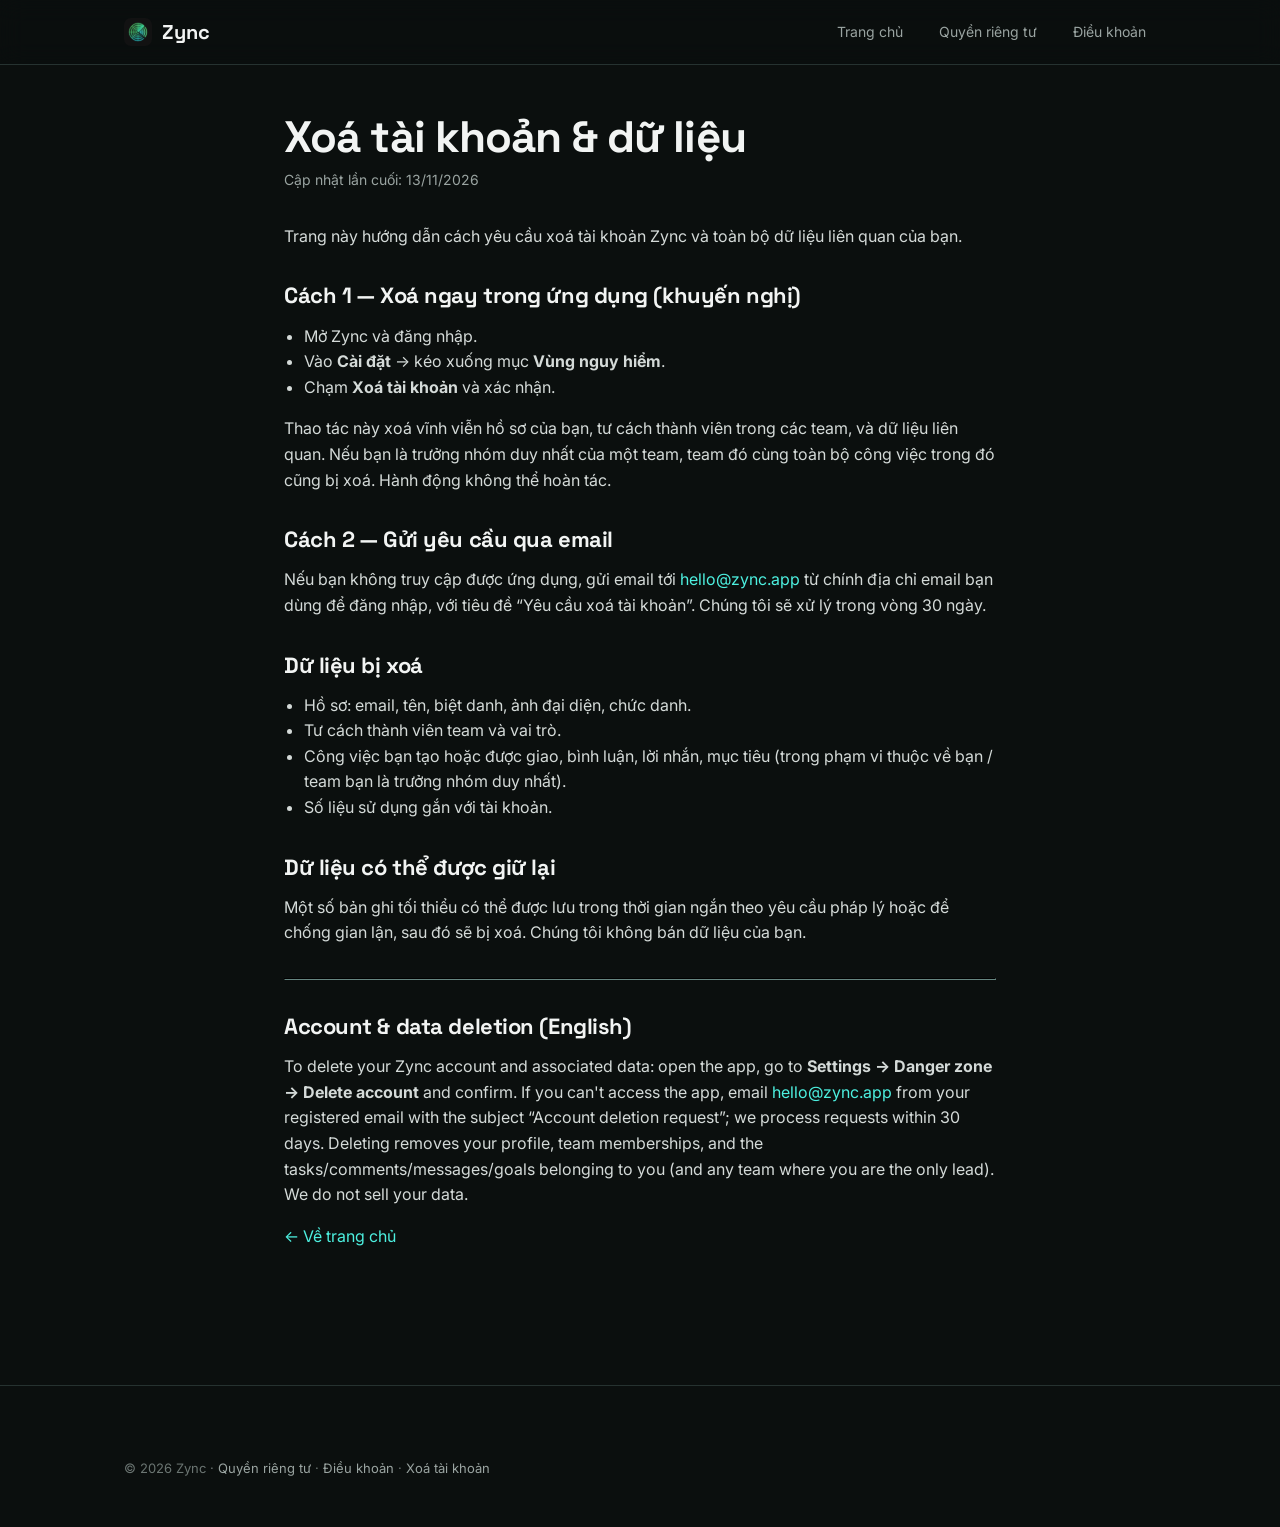
<file: account-deletion.html>
<!doctype html>
<html lang="vi">
<head>
<meta charset="utf-8">
<meta name="viewport" content="width=device-width, initial-scale=1">
<title>Xoá tài khoản — Zync</title>
<link rel="icon" href="assets/icon.png">
<link rel="preconnect" href="https://fonts.googleapis.com">
<link href="https://fonts.googleapis.com/css2?family=Inter:wght@400;500;600&family=Space+Grotesk:wght@600;700&display=swap" rel="stylesheet">
<link rel="stylesheet" href="styles.css">
</head>
<body>
<header class="nav"><div class="wrap">
<a class="brand" href="index.html"><img src="assets/icon.png" alt="Zync"> Zync</a>
<div class="spacer"></div>
<a class="link" href="index.html">Trang chủ</a>
<a class="link" href="privacy.html">Quyền riêng tư</a>
<a class="link" href="terms.html">Điều khoản</a>
</div></header>
<main class="doc">
<h1>Xoá tài khoản &amp; dữ liệu</h1>
<div class="updated">Cập nhật lần cuối: 13/11/2026</div>

<p>Trang này hướng dẫn cách yêu cầu xoá tài khoản Zync và toàn bộ dữ liệu liên quan của bạn.</p>

<h2>Cách 1 — Xoá ngay trong ứng dụng (khuyến nghị)</h2>
<ul>
<li>Mở Zync và đăng nhập.</li>
<li>Vào <b>Cài đặt</b> → kéo xuống mục <b>Vùng nguy hiểm</b>.</li>
<li>Chạm <b>Xoá tài khoản</b> và xác nhận.</li>
</ul>
<p>Thao tác này xoá vĩnh viễn hồ sơ của bạn, tư cách thành viên trong các team, và dữ liệu liên quan. Nếu bạn là trưởng nhóm duy nhất của một team, team đó cùng toàn bộ công việc trong đó cũng bị xoá. Hành động không thể hoàn tác.</p>

<h2>Cách 2 — Gửi yêu cầu qua email</h2>
<p>Nếu bạn không truy cập được ứng dụng, gửi email tới
<a href="mailto:hello@zync.app?subject=Y%C3%AAu%20c%E1%BA%A7u%20xo%C3%A1%20t%C3%A0i%20kho%E1%BA%A3n%20Zync">hello@zync.app</a>
từ chính địa chỉ email bạn dùng để đăng nhập, với tiêu đề “Yêu cầu xoá tài khoản”. Chúng tôi sẽ xử lý trong vòng 30 ngày.</p>

<h2>Dữ liệu bị xoá</h2>
<ul>
<li>Hồ sơ: email, tên, biệt danh, ảnh đại diện, chức danh.</li>
<li>Tư cách thành viên team và vai trò.</li>
<li>Công việc bạn tạo hoặc được giao, bình luận, lời nhắn, mục tiêu (trong phạm vi thuộc về bạn / team bạn là trưởng nhóm duy nhất).</li>
<li>Số liệu sử dụng gắn với tài khoản.</li>
</ul>

<h2>Dữ liệu có thể được giữ lại</h2>
<p>Một số bản ghi tối thiểu có thể được lưu trong thời gian ngắn theo yêu cầu pháp lý hoặc để chống gian lận, sau đó sẽ bị xoá. Chúng tôi không bán dữ liệu của bạn.</p>

<hr style="border-color:var(--line);margin:32px 0">

<h2>Account &amp; data deletion (English)</h2>
<p>To delete your Zync account and associated data: open the app, go to <b>Settings → Danger zone → Delete account</b> and confirm. If you can't access the app, email
<a href="mailto:hello@zync.app">hello@zync.app</a> from your registered email with the subject “Account deletion request”; we process requests within 30 days. Deleting removes your profile, team memberships, and the tasks/comments/messages/goals belonging to you (and any team where you are the only lead). We do not sell your data.</p>

<p><a href="index.html">← Về trang chủ</a></p>
</main>
<footer><div class="wrap"><div class="legal">© <span id="yr"></span> Zync · <a href="privacy.html">Quyền riêng tư</a> · <a href="terms.html">Điều khoản</a> · <a href="account-deletion.html">Xoá tài khoản</a></div></div></footer>
<script>document.getElementById('yr').textContent=new Date().getFullYear();</script>
</body></html>
</file>
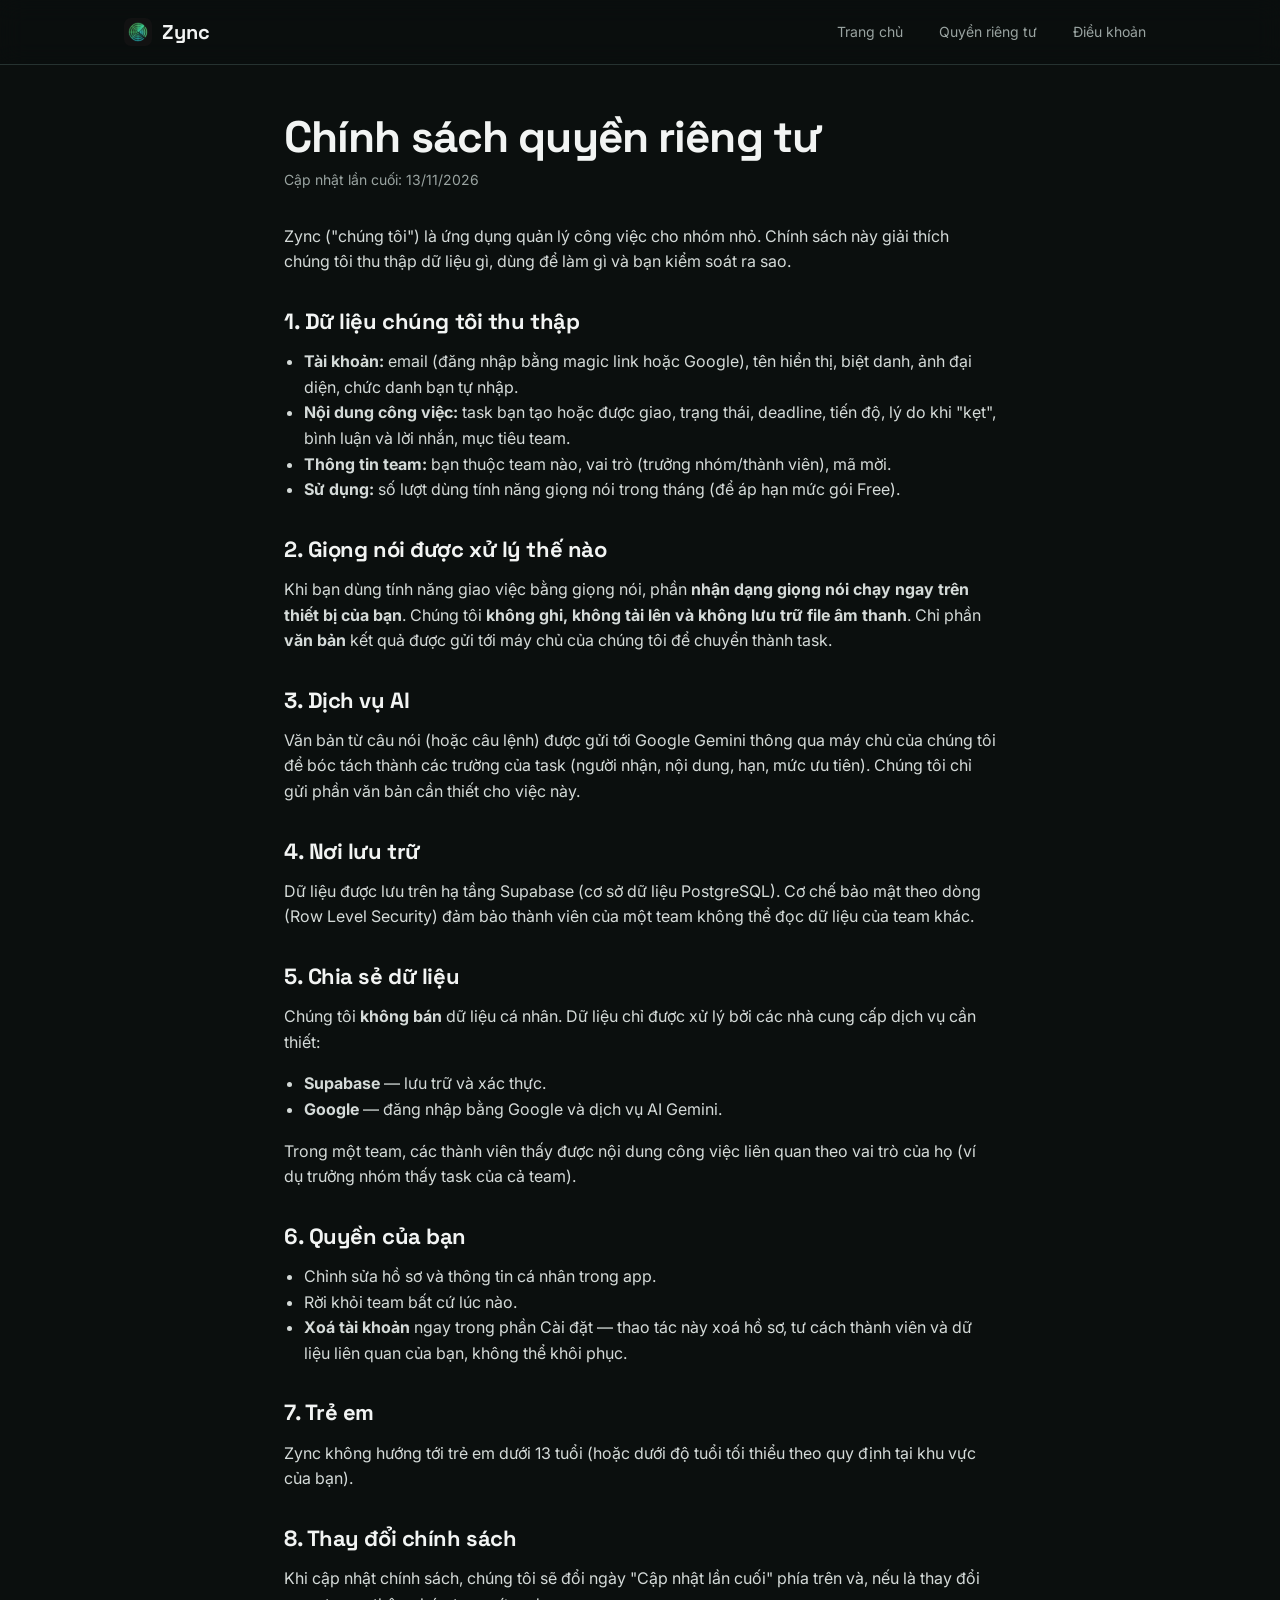
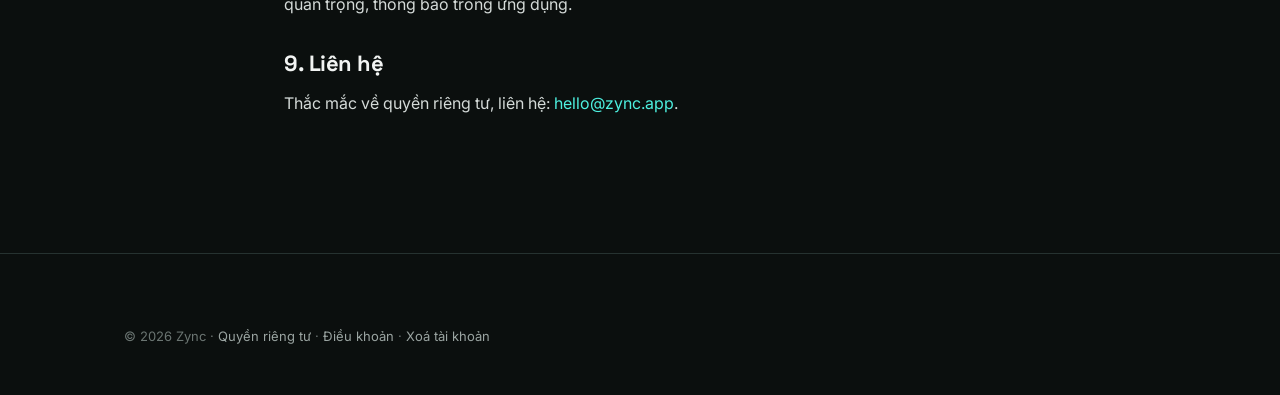
<file: privacy.html>
<!doctype html>
<html lang="vi">
<head>
<meta charset="utf-8">
<meta name="viewport" content="width=device-width, initial-scale=1">
<title>Chính sách quyền riêng tư — Zync</title>
<link rel="icon" href="assets/icon.png">
<link rel="preconnect" href="https://fonts.googleapis.com">
<link href="https://fonts.googleapis.com/css2?family=Inter:wght@400;500;600&family=Space+Grotesk:wght@600;700&display=swap" rel="stylesheet">
<link rel="stylesheet" href="styles.css">
</head>
<body>
<header class="nav"><div class="wrap">
<a class="brand" href="index.html"><img src="assets/icon.png" alt="Zync"> Zync</a>
<div class="spacer"></div>
<a class="link" href="index.html">Trang chủ</a>
<a class="link" href="privacy.html">Quyền riêng tư</a>
<a class="link" href="terms.html">Điều khoản</a>
</div></header>
<main class="doc">
<h1>Chính sách quyền riêng tư</h1>
<div class="updated">Cập nhật lần cuối: 13/11/2026</div>

<p>Zync ("chúng tôi") là ứng dụng quản lý công việc cho nhóm nhỏ. Chính sách này giải thích chúng tôi thu thập dữ liệu gì, dùng để làm gì và bạn kiểm soát ra sao.</p>

<h2>1. Dữ liệu chúng tôi thu thập</h2>
<ul>
<li><b>Tài khoản:</b> email (đăng nhập bằng magic link hoặc Google), tên hiển thị, biệt danh, ảnh đại diện, chức danh bạn tự nhập.</li>
<li><b>Nội dung công việc:</b> task bạn tạo hoặc được giao, trạng thái, deadline, tiến độ, lý do khi "kẹt", bình luận và lời nhắn, mục tiêu team.</li>
<li><b>Thông tin team:</b> bạn thuộc team nào, vai trò (trưởng nhóm/thành viên), mã mời.</li>
<li><b>Sử dụng:</b> số lượt dùng tính năng giọng nói trong tháng (để áp hạn mức gói Free).</li>
</ul>

<h2>2. Giọng nói được xử lý thế nào</h2>
<p>Khi bạn dùng tính năng giao việc bằng giọng nói, phần <b>nhận dạng giọng nói chạy ngay trên thiết bị của bạn</b>. Chúng tôi <b>không ghi, không tải lên và không lưu trữ file âm thanh</b>. Chỉ phần <b>văn bản</b> kết quả được gửi tới máy chủ của chúng tôi để chuyển thành task.</p>

<h2>3. Dịch vụ AI</h2>
<p>Văn bản từ câu nói (hoặc câu lệnh) được gửi tới Google Gemini thông qua máy chủ của chúng tôi để bóc tách thành các trường của task (người nhận, nội dung, hạn, mức ưu tiên). Chúng tôi chỉ gửi phần văn bản cần thiết cho việc này.</p>

<h2>4. Nơi lưu trữ</h2>
<p>Dữ liệu được lưu trên hạ tầng Supabase (cơ sở dữ liệu PostgreSQL). Cơ chế bảo mật theo dòng (Row Level Security) đảm bảo thành viên của một team không thể đọc dữ liệu của team khác.</p>

<h2>5. Chia sẻ dữ liệu</h2>
<p>Chúng tôi <b>không bán</b> dữ liệu cá nhân. Dữ liệu chỉ được xử lý bởi các nhà cung cấp dịch vụ cần thiết:</p>
<ul>
<li><b>Supabase</b> — lưu trữ và xác thực.</li>
<li><b>Google</b> — đăng nhập bằng Google và dịch vụ AI Gemini.</li>
</ul>
<p>Trong một team, các thành viên thấy được nội dung công việc liên quan theo vai trò của họ (ví dụ trưởng nhóm thấy task của cả team).</p>

<h2>6. Quyền của bạn</h2>
<ul>
<li>Chỉnh sửa hồ sơ và thông tin cá nhân trong app.</li>
<li>Rời khỏi team bất cứ lúc nào.</li>
<li><b>Xoá tài khoản</b> ngay trong phần Cài đặt — thao tác này xoá hồ sơ, tư cách thành viên và dữ liệu liên quan của bạn, không thể khôi phục.</li>
</ul>

<h2>7. Trẻ em</h2>
<p>Zync không hướng tới trẻ em dưới 13 tuổi (hoặc dưới độ tuổi tối thiểu theo quy định tại khu vực của bạn).</p>

<h2>8. Thay đổi chính sách</h2>
<p>Khi cập nhật chính sách, chúng tôi sẽ đổi ngày "Cập nhật lần cuối" phía trên và, nếu là thay đổi quan trọng, thông báo trong ứng dụng.</p>

<h2>9. Liên hệ</h2>
<p>Thắc mắc về quyền riêng tư, liên hệ: <a href="mailto:hello@zync.app">hello@zync.app</a>.</p>
</main>
<footer><div class="wrap"><div class="legal">© <span id="yr"></span> Zync · <a href="privacy.html">Quyền riêng tư</a> · <a href="terms.html">Điều khoản</a> · <a href="account-deletion.html">Xoá tài khoản</a></div></div></footer>
<script>document.getElementById('yr').textContent=new Date().getFullYear();</script>
</body></html>
</file>
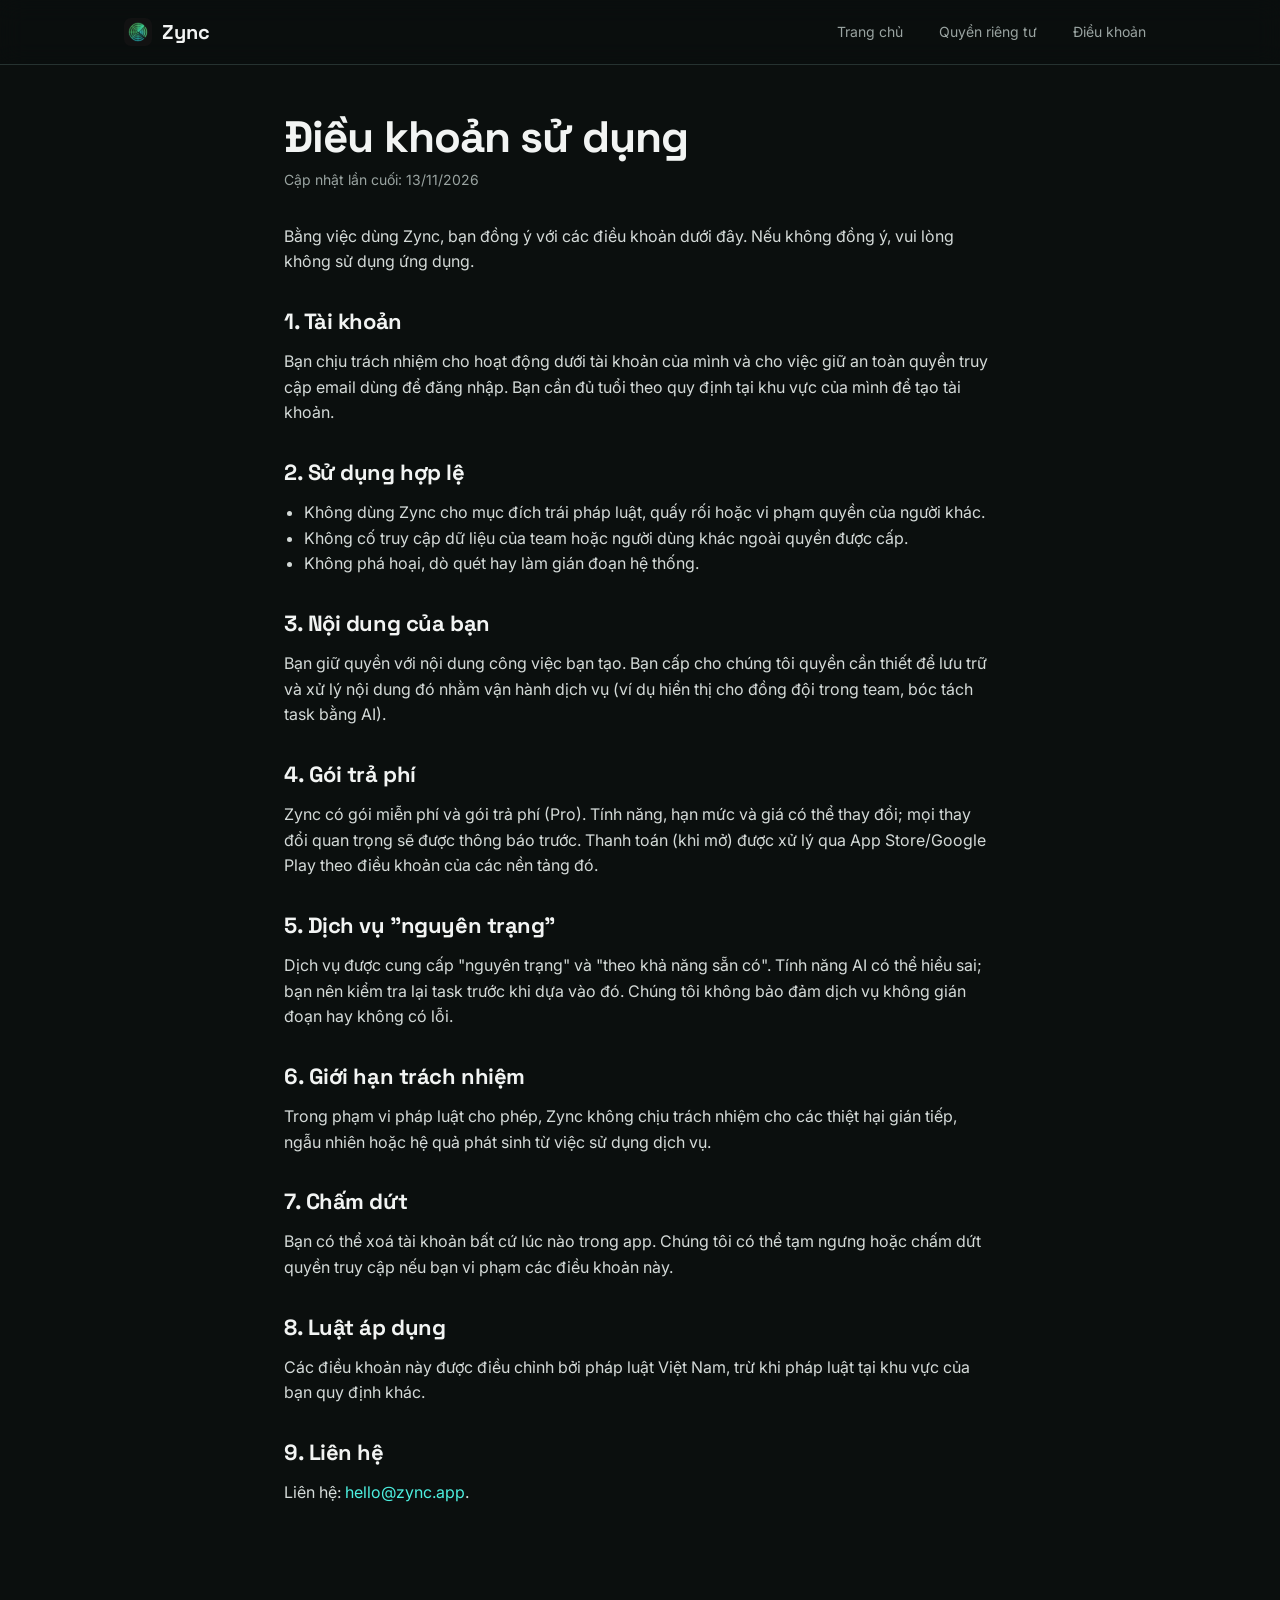
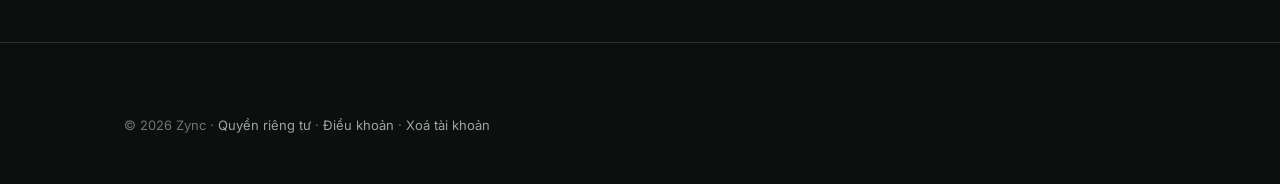
<file: terms.html>
<!doctype html>
<html lang="vi">
<head>
<meta charset="utf-8">
<meta name="viewport" content="width=device-width, initial-scale=1">
<title>Điều khoản sử dụng — Zync</title>
<link rel="icon" href="assets/icon.png">
<link rel="preconnect" href="https://fonts.googleapis.com">
<link href="https://fonts.googleapis.com/css2?family=Inter:wght@400;500;600&family=Space+Grotesk:wght@600;700&display=swap" rel="stylesheet">
<link rel="stylesheet" href="styles.css">
</head>
<body>
<header class="nav"><div class="wrap">
<a class="brand" href="index.html"><img src="assets/icon.png" alt="Zync"> Zync</a>
<div class="spacer"></div>
<a class="link" href="index.html">Trang chủ</a>
<a class="link" href="privacy.html">Quyền riêng tư</a>
<a class="link" href="terms.html">Điều khoản</a>
</div></header>
<main class="doc">
<h1>Điều khoản sử dụng</h1>
<div class="updated">Cập nhật lần cuối: 13/11/2026</div>

<p>Bằng việc dùng Zync, bạn đồng ý với các điều khoản dưới đây. Nếu không đồng ý, vui lòng không sử dụng ứng dụng.</p>

<h2>1. Tài khoản</h2>
<p>Bạn chịu trách nhiệm cho hoạt động dưới tài khoản của mình và cho việc giữ an toàn quyền truy cập email dùng để đăng nhập. Bạn cần đủ tuổi theo quy định tại khu vực của mình để tạo tài khoản.</p>

<h2>2. Sử dụng hợp lệ</h2>
<ul>
<li>Không dùng Zync cho mục đích trái pháp luật, quấy rối hoặc vi phạm quyền của người khác.</li>
<li>Không cố truy cập dữ liệu của team hoặc người dùng khác ngoài quyền được cấp.</li>
<li>Không phá hoại, dò quét hay làm gián đoạn hệ thống.</li>
</ul>

<h2>3. Nội dung của bạn</h2>
<p>Bạn giữ quyền với nội dung công việc bạn tạo. Bạn cấp cho chúng tôi quyền cần thiết để lưu trữ và xử lý nội dung đó nhằm vận hành dịch vụ (ví dụ hiển thị cho đồng đội trong team, bóc tách task bằng AI).</p>

<h2>4. Gói trả phí</h2>
<p>Zync có gói miễn phí và gói trả phí (Pro). Tính năng, hạn mức và giá có thể thay đổi; mọi thay đổi quan trọng sẽ được thông báo trước. Thanh toán (khi mở) được xử lý qua App Store/Google Play theo điều khoản của các nền tảng đó.</p>

<h2>5. Dịch vụ "nguyên trạng"</h2>
<p>Dịch vụ được cung cấp "nguyên trạng" và "theo khả năng sẵn có". Tính năng AI có thể hiểu sai; bạn nên kiểm tra lại task trước khi dựa vào đó. Chúng tôi không bảo đảm dịch vụ không gián đoạn hay không có lỗi.</p>

<h2>6. Giới hạn trách nhiệm</h2>
<p>Trong phạm vi pháp luật cho phép, Zync không chịu trách nhiệm cho các thiệt hại gián tiếp, ngẫu nhiên hoặc hệ quả phát sinh từ việc sử dụng dịch vụ.</p>

<h2>7. Chấm dứt</h2>
<p>Bạn có thể xoá tài khoản bất cứ lúc nào trong app. Chúng tôi có thể tạm ngưng hoặc chấm dứt quyền truy cập nếu bạn vi phạm các điều khoản này.</p>

<h2>8. Luật áp dụng</h2>
<p>Các điều khoản này được điều chỉnh bởi pháp luật Việt Nam, trừ khi pháp luật tại khu vực của bạn quy định khác.</p>

<h2>9. Liên hệ</h2>
<p>Liên hệ: <a href="mailto:hello@zync.app">hello@zync.app</a>.</p>
</main>
<footer><div class="wrap"><div class="legal">© <span id="yr"></span> Zync · <a href="privacy.html">Quyền riêng tư</a> · <a href="terms.html">Điều khoản</a> · <a href="account-deletion.html">Xoá tài khoản</a></div></div></footer>
<script>document.getElementById('yr').textContent=new Date().getFullYear();</script>
</body></html>
</file>
<file: styles.css>
:root{
  --bg:#0b0f0e; --surface:#141817; --surface-2:#1d2322; --line:#263230;
  --text:#f2f4f3; --muted:#9aa4a1; --cyan:#4df0e0; --green:#7cff6b;
  --danger:#ff453a; --maxw:1080px;
  --grad:linear-gradient(120deg,var(--cyan),var(--green));
}
*{box-sizing:border-box}
html{scroll-behavior:smooth}
body{
  margin:0;background:var(--bg);color:var(--text);
  font-family:"Inter",system-ui,-apple-system,sans-serif;line-height:1.6;
  -webkit-font-smoothing:antialiased;overflow-x:hidden;
}
h1,h2,h3,.display{font-family:"Space Grotesk","Inter",sans-serif;letter-spacing:-.02em;line-height:1.1;margin:0}
a{color:inherit;text-decoration:none}
.wrap{max-width:var(--maxw);margin:0 auto;padding:0 24px}
.grad-text{background:var(--grad);-webkit-background-clip:text;background-clip:text;color:transparent}

/* Nav */
.nav{position:sticky;top:0;z-index:50;backdrop-filter:blur(12px);
  background:rgba(11,15,14,.72);border-bottom:1px solid var(--line)}
.nav .wrap{display:flex;align-items:center;gap:16px;height:64px}
.brand{display:flex;align-items:center;gap:10px;font-family:"Space Grotesk";font-weight:700;font-size:20px}
.brand img{width:28px;height:28px;border-radius:7px}
.nav .spacer{flex:1}
.nav a.link{color:var(--muted);font-size:14px;padding:8px 10px;border-radius:8px}
.nav a.link:hover{color:var(--text)}
.btn{display:inline-flex;align-items:center;gap:8px;border-radius:12px;padding:11px 18px;
  font-weight:600;font-size:15px;border:1px solid var(--line);color:var(--text);transition:.2s}
.btn:hover{border-color:var(--cyan)}
.btn.primary{background:var(--grad);color:#07130f;border:none}
.btn.primary:hover{filter:brightness(1.05);transform:translateY(-1px)}

/* Hero */
.hero{position:relative;padding:72px 0 40px;overflow:hidden}
#radar-stage{position:absolute;inset:0;z-index:0}
.hero .wrap{position:relative;z-index:2}
.hero-grid{display:grid;grid-template-columns:1.1fr .9fr;gap:40px;align-items:center}
.eyebrow{display:inline-block;font-size:13px;color:var(--cyan);border:1px solid var(--line);
  border-radius:999px;padding:6px 12px;margin-bottom:20px;background:rgba(77,240,224,.06)}
.hero h1{font-size:clamp(38px,6vw,68px);font-weight:700}
.hero p.lead{color:var(--muted);font-size:clamp(17px,2.2vw,21px);max-width:30ch;margin:20px 0 28px}
.hero .cta{display:flex;gap:14px;flex-wrap:wrap}
.hero .note{color:var(--muted);font-size:13px;margin-top:16px}
.hero-right{position:relative;min-height:420px}

/* generic section */
section{position:relative;z-index:1;padding:72px 0}
.kicker{color:var(--cyan);font-size:14px;font-weight:600;letter-spacing:.04em}
.sec-title{font-size:clamp(28px,4vw,42px);font-weight:700;margin:10px 0 14px}
.sec-sub{color:var(--muted);max-width:60ch}

/* steps */
.steps{display:grid;grid-template-columns:repeat(3,1fr);gap:20px;margin-top:40px}
.step{background:var(--surface);border:1px solid var(--line);border-radius:18px;padding:24px}
.step .n{font-family:"Space Grotesk";font-weight:700;font-size:15px;color:#07130f;
  width:34px;height:34px;border-radius:10px;display:grid;place-items:center;background:var(--grad);margin-bottom:14px}
.step h3{font-size:19px;margin-bottom:8px}
.step p{color:var(--muted);font-size:15px;margin:0}

/* features */
.feat{display:grid;grid-template-columns:repeat(3,1fr);gap:18px;margin-top:40px}
.card{background:var(--surface);border:1px solid var(--line);border-radius:18px;padding:22px;transition:.2s}
.card:hover{border-color:var(--line);transform:translateY(-3px);background:var(--surface-2)}
.card .ic{width:40px;height:40px;border-radius:11px;display:grid;place-items:center;margin-bottom:14px;
  background:rgba(124,255,107,.1);color:var(--green);font-size:20px}
.card h3{font-size:18px;margin-bottom:6px}
.card p{color:var(--muted);font-size:14.5px;margin:0}

/* screenshots 3D */
.shots-stage{perspective:1600px;margin-top:44px}
.shots{display:flex;gap:30px;overflow-x:auto;overflow-y:visible;padding:56px 24px 40px;
  scroll-snap-type:x mandatory;transform-style:preserve-3d;transition:transform .2s ease-out}
.shots figure{margin:0;flex:0 0 auto;width:236px;scroll-snap-align:center;transform-style:preserve-3d;
  animation:float 7s ease-in-out infinite}
.shots figure:nth-child(odd){animation-delay:-2.2s}
.shots figure:nth-child(3n){animation-delay:-4.1s}
.phone-wrap{transform-style:preserve-3d;transition:transform .5s cubic-bezier(.2,.7,.2,1)}
.shots figure:nth-child(odd) .phone-wrap{transform:rotateY(16deg) rotateX(4deg)}
.shots figure:nth-child(even) .phone-wrap{transform:rotateY(-16deg) rotateX(4deg)}
.shots figure:hover .phone-wrap{transform:rotateY(0) rotateX(0) translateZ(60px) scale(1.05)}
.phone{width:236px;border-radius:32px;border:7px solid #05080a;display:block;position:relative;
  box-shadow:0 30px 70px rgba(0,0,0,.6),0 0 0 1px var(--line),0 0 40px rgba(77,240,224,.12)}
.phone-wrap::after{content:"";position:absolute;left:8%;right:8%;bottom:-54px;height:60px;
  background:radial-gradient(ellipse at center,rgba(77,240,224,.28),transparent 70%);
  filter:blur(12px);transform:translateZ(-40px)}
.shots figcaption{color:var(--muted);font-size:13px;text-align:center;margin-top:34px}
@keyframes float{0%,100%{transform:translateY(0)}50%{transform:translateY(-16px)}}

/* privacy highlight */
.pill-row{display:flex;flex-wrap:wrap;gap:12px;margin-top:24px}
.pill{background:var(--surface);border:1px solid var(--line);border-radius:12px;padding:12px 16px;font-size:14px;color:var(--text)}
.pill b{color:var(--green)}

/* CTA band */
.band{background:linear-gradient(120deg,rgba(77,240,224,.08),rgba(124,255,107,.08));
  border:1px solid var(--line);border-radius:24px;padding:48px;text-align:center;margin:0 24px}
.band h2{font-size:clamp(26px,4vw,38px)}
.band p{color:var(--muted);margin:12px auto 24px;max-width:50ch}

/* beta signup form */
.beta-form{display:flex;gap:10px;max-width:440px;margin:0 auto;flex-wrap:wrap;justify-content:center}
.beta-form input{flex:1;min-width:220px;background:var(--surface);color:var(--text);
  border:1px solid var(--line);border-radius:12px;padding:12px 14px;font-size:15px;
  font-family:inherit;outline:none;transition:.2s}
.beta-form input:focus{border-color:var(--cyan);box-shadow:0 0 0 3px rgba(77,240,224,.12)}
.beta-form button{white-space:nowrap}
.beta-msg{min-height:1.4em;margin:14px auto 0;font-size:14px;max-width:50ch}
.beta-next{max-width:52ch;margin:18px auto 0;text-align:left;background:var(--surface);
  border:1px solid var(--line);border-radius:16px;padding:18px 22px}
.beta-next-title{color:var(--text)!important;font-weight:600;margin:0 0 6px!important}
.beta-next ol{margin:0;padding-left:20px;color:#d4dad8}
.beta-next li{margin:6px 0}
.beta-link{color:var(--cyan);text-decoration:underline;text-underline-offset:2px}
.beta-small{font-size:13px;color:var(--muted)!important;margin:12px 0 0!important}

/* footer */
footer{border-top:1px solid var(--line);padding:48px 0;margin-top:40px;color:var(--muted);font-size:14px}
footer .cols{display:flex;gap:40px;flex-wrap:wrap;align-items:flex-start}
footer .spacer{flex:1}
footer a{color:var(--muted)}footer a:hover{color:var(--text)}
footer .legal{margin-top:24px;font-size:13px;color:#6b7572}

/* doc pages */
.doc{max-width:760px;margin:0 auto;padding:48px 24px 80px}
.doc h1{font-size:clamp(30px,5vw,44px);margin-bottom:8px}
.doc .updated{color:var(--muted);font-size:14px;margin-bottom:32px}
.doc h2{font-size:22px;margin:34px 0 10px}
.doc p,.doc li{color:#d4dad8}
.doc a{color:var(--cyan)}
.doc ul{padding-left:20px}

@media(max-width:860px){
  .hero-grid{grid-template-columns:1fr}
  .hero-right{min-height:320px;order:-1}
  .steps,.feat{grid-template-columns:1fr}
  .nav a.link{display:none}
}
@media(prefers-reduced-motion:reduce){*{animation:none!important;transition:none!important}
  .shots .phone-wrap{transform:none!important}}

/* 3D reveal khi cuộn */
.reveal{opacity:0;transform:perspective(1000px) rotateX(12deg) translateY(40px);
  transition:opacity .7s cubic-bezier(.2,.7,.2,1),transform .7s cubic-bezier(.2,.7,.2,1)}
.reveal.in{opacity:1;transform:perspective(1000px) rotateX(0) translateY(0)}
.reveal.d1{transition-delay:.08s}.reveal.d2{transition-delay:.16s}.reveal.d3{transition-delay:.24s}
@media(prefers-reduced-motion:reduce){.reveal{opacity:1!important;transform:none!important}}
</file>
